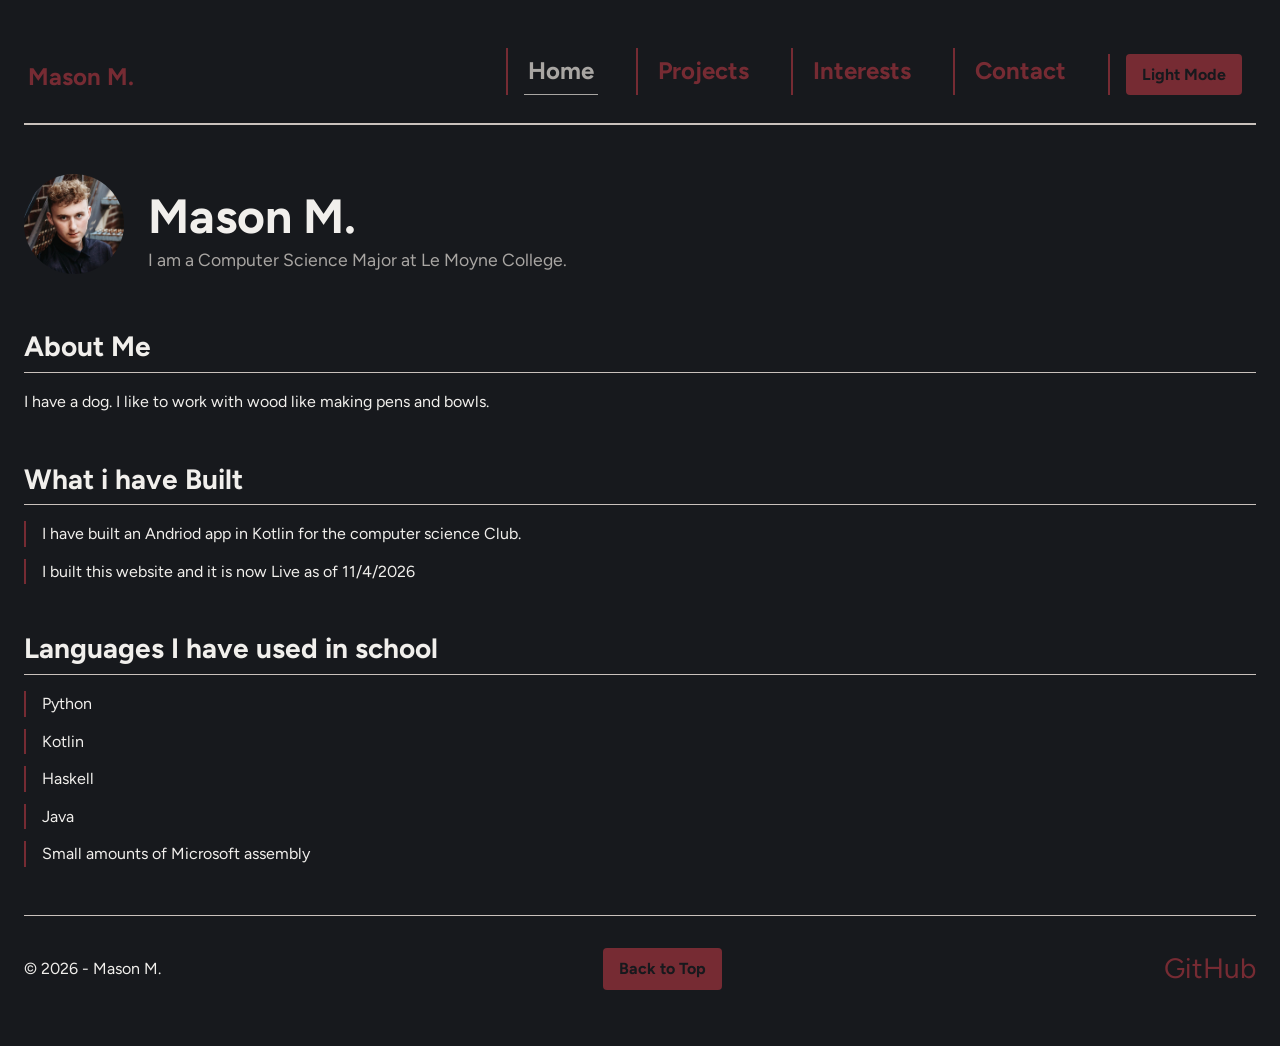
<file: index.html>
<!DOCTYPE html>
<html lang="en">

<head>
    <meta charset="UTF-8">
    <meta name="viewport" content="width=device-width, initial-scale=1.0">
    <title>Mason M.</title>
    <!-- Class 12: Step 1 - a typeface i choose -->
    <link rel="preconnect" href="https://fonts.googleapis.com">
    <link rel="preconnect" href="https://fonts.gstatic.com" crossorigin>
    <link href="https://fonts.googleapis.com/css2?family=Figtree:wght@400;700&display=swap" rel="stylesheet">
    <link rel="stylesheet" href="styles.css">
    <!-- Class 15: Step 1 - My third file -->
    <script src="script.js" defer></script>
</head>

<body>
    <!-- Class 12 : step 2 : Navigation-->
    <nav>
        <!-- Lab 13 : Task 5 - name link-->
        <a href="index.html">Mason M.</a>
        <ul>
            <!-- Lab 13 : Task 1 - Adding current to links to -->
            <li><a href="index.html" class="current">Home</a></li>
            <li><a href="projects.html">Projects</a></li>
            <li><a href="interests.html">Interests</a></li>
            <!-- Lab 13 : Task 3 - Adding page 3 nav-->
            <li><a href="contact.html">Contact</a></li>
            <!-- Class 15 : Step 3 - A Theme Button -->
            <li><button id="theme-toggle" type="button">Light Mode</button></li>
        </ul>
    </nav>
    <!-- Class 11 - Step 2: the page -->
    <header>
        <!-- Class 12 : Step 3 - an image -->
        <img src="images/me.jpg" alt="Portrait of Mason M." class="portrait">
        <!-- Lab 12 : Task 1 - group the text so it stacks beside the photo -->
        <div>
            <h1>Mason M.</h1>
            <p>I am a Computer Science Major at Le Moyne College.</p>
        </div>
    </header>

    <main>
        <section>
            <h2>About Me</h2>
            <p>I have a dog. I like to work with wood like making pens and bowls.</p>
        </section>

        <section>
            <h2>What i have Built</h2>
            <ul>
                <li>I have built an Andriod app in Kotlin for the computer science Club.</li>
                <!-- Lab 17 : Task 3 - something i can see -->
                <li>I built this website and it is now Live as of 11/4/2026</li>
            </ul>
        </section>
        <!-- Lab 11 - Task 2 - make a new section -->
        <section>
            <h2>Languages I have used in school</h2>
            <ul>
                <li>Python</li>
                <li>Kotlin</li>
                <li>Haskell</li>
                <li>Java</li>
                <li>Small amounts of Microsoft assembly</li>
            </ul>
        </section>
    </main>

    <footer>
        <!-- Lab 12 : Task 3 - two things in the footer -->
        <!-- Class 15 : Step 2 - The year written by Java Script -->
        <p> © <span id="year"></span> - Mason M.</p>
        <button id="Back-to-top" type="button">Back to Top</button>
        <!-- Lab 11 - Task 3 - a link off my page -->
        <a href="https://github.com/MasonMcManmon/csc441-web-mason.git" target="_blank" rel="noopener">GitHub</a>
    </footer>

</body>

</html>
</file>
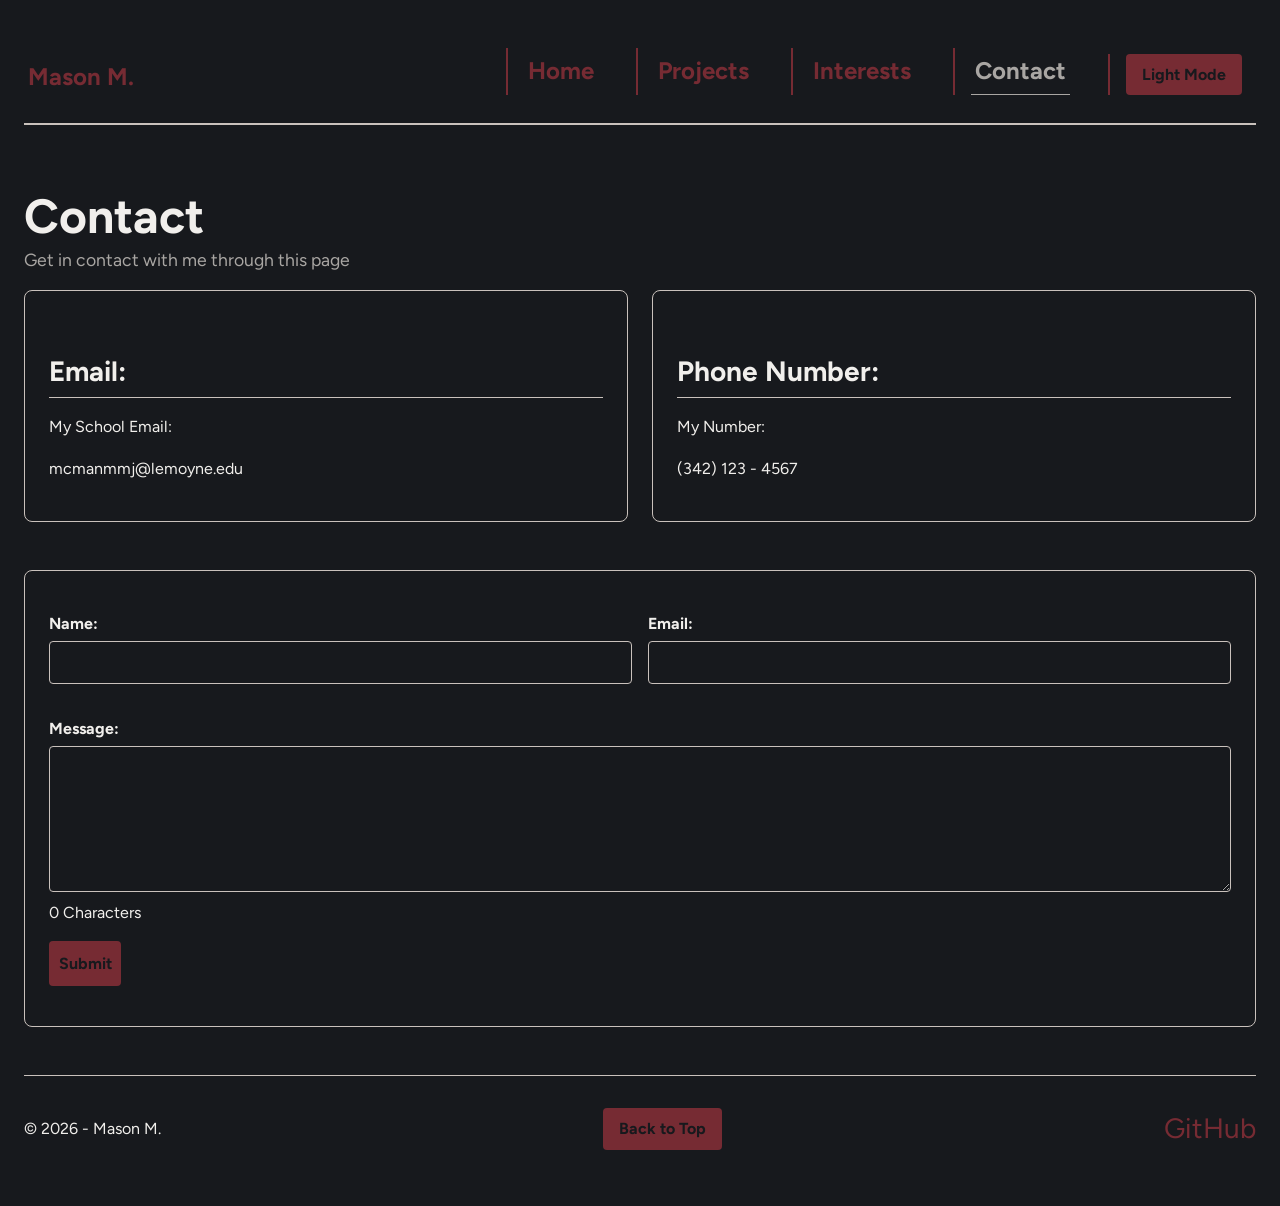
<file: contact.html>
<!DOCTYPE html>
<html lang="en">

<head>
    <meta charset="UTF-8">
    <meta name="viewport" content="width=device-width, initial-scale=1.0">
    <!-- Lab 13 : Task 2 - My Third Page -->
    <title>Contact - Mason M.</title>
    <!-- Class 12: Step 1 - a typeface i choose -->
    <link rel="preconnect" href="https://fonts.googleapis.com">
    <link rel="preconnect" href="https://fonts.gstatic.com" crossorigin>
    <link href="https://fonts.googleapis.com/css2?family=Figtree:wght@400;700&display=swap" rel="stylesheet">
    <link rel="stylesheet" href="styles.css">
    <!-- Lab 15: Task 1 - My third file -->
    <script src="script.js" defer></script>
</head>

<body>
    <!-- Class 12 : step 2 : Navigation-->
    <nav>
        <!-- Lab 13 : Task 5 - name link-->
        <a href="index.html">Mason M.</a>
        <ul>
            <li><a href="index.html">Home</a></li>
            <li><a href="projects.html">Projects</a></li>
            <li><a href="interests.html">Interests</a></li>
            <!-- Lab 13 : Task 3 - Adding page 3 nav-->
            <li><a href="contact.html" class="current">Contact</a></li>
            <!-- Lab 15: Task 1 - My third file -->
            <li><button id="theme-toggle" type="button">Light Mode</button></li>
        </ul>
    </nav>
    <!-- Class 11 - Step 2: the page -->
    <header>
        <!-- Class 12 : Step 3 - an image -->
        <!-- <img src="images/me.jpg" alt="Portrait of Mason M." class="portrait"> -->
        <!-- Lab 12 : Task 1 - group the text so it stacks beside the photo -->
        <div>
            <h1>Contact</h1>
            <p>Get in contact with me through this page</p>
        </div>
    </header>

    <main>
        <!-- Lab 14 : Task 2 - cards on my contact page-->
        <div class="cards">
            <section class="card">
                <h2>Email: </h2>
                <p>My School Email: </p>
                <p>mcmanmmj@lemoyne.edu</p>
            </section>
            <section class="card">
                <h2>Phone Number:</h2>
                <p>My Number: </p>
                <p>(342) 123 - 4567</p>
            </section>
        </div>
        <section class="card">

            <!-- Class 16 : Step 2 - a form -->
            <!-- Class 18 : Step 1 - let netlify hand the form -->
            <form id="Contact-Form" name="contact" method="POST" data-netlify="true" netlify-honeypot="bot-field" action="/thanks.html">
                <p class="hidden-field">
                    <lable>Leave this empty: <input name="bot-field" type="text"></lable>
                </p>
                <div class="form-row">
                    <p>
                        <label for="Name">Name: </label>
                        <input id="Name" name="Name" type="text">
                    </p>
                    <p>
                        <label for="Email">Email: </label>
                        <input id="Email" name="Email" type="email">
                    </p>
                </div>
                <p>
                    <label for="Message">Message: </label>
                    <textarea id="Message" name="Message" rows="5"></textarea>
                    <span id="Char-Count"> 0 Characters</span>
                </p>
                <button type="submit">Submit</button>
            </form>

            <p id="Form-Status" role="status"></p>
        </section>
    </main>

    <footer>
        <!-- Lab 12 : Task 3 - two things in the footer -->
        <!-- Lab 15: Task 1 - My third file -->
        <p> © <span id="year"></span> - Mason M.</p>
        <button id="Back-to-top" type="button">Back to Top</button>
        <!-- Lab 11 - Task 3 - a link off my page -->
        <a href="https://github.com/MasonMcManmon/csc441-web-mason.git" target="_blank" rel="noopener">GitHub</a>
    </footer>

</body>

</html>
</file>
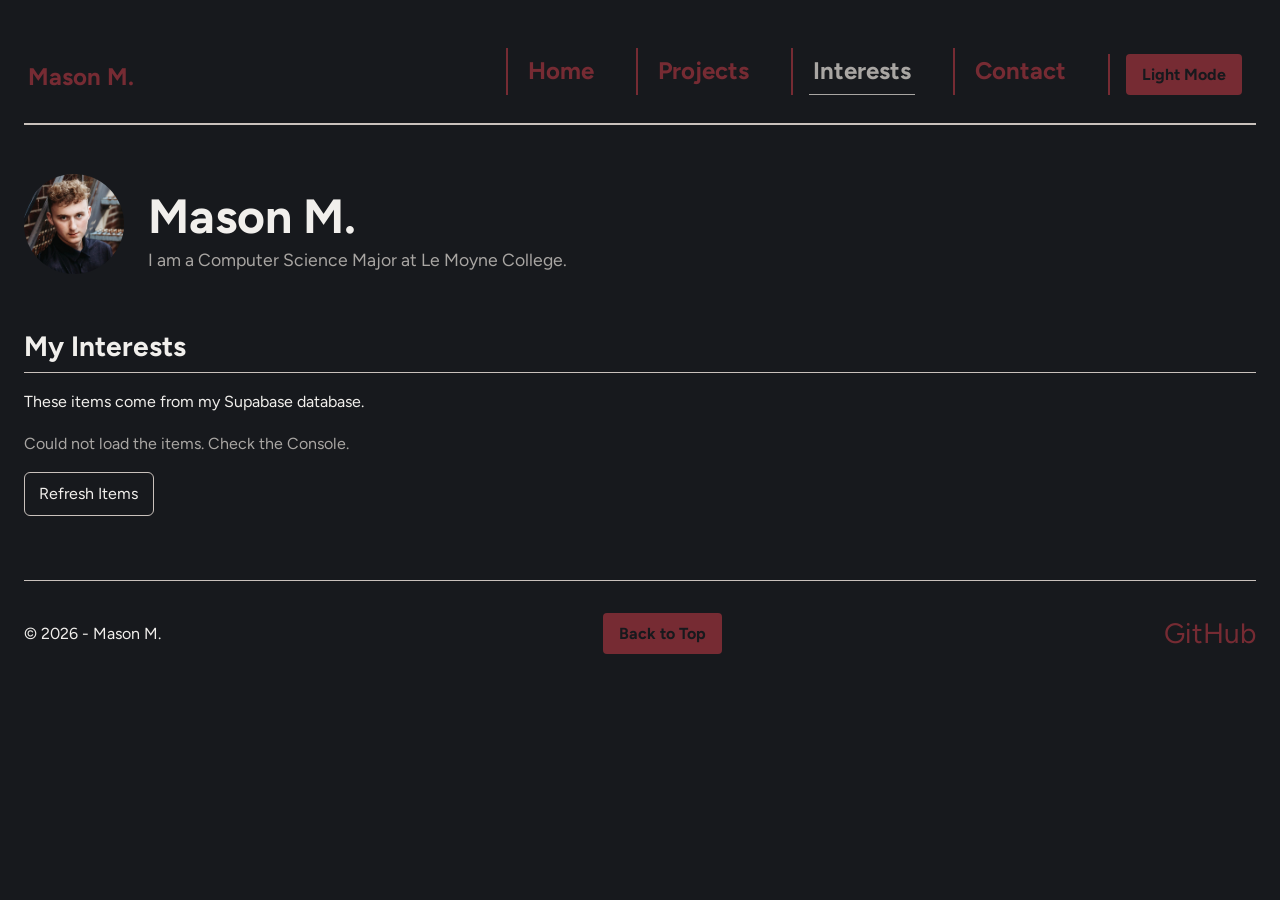
<file: interests.html>
<!DOCTYPE html>
<html lang="en">

<head>
    <meta charset="UTF-8">
    <meta name="viewport" content="width=device-width, initial-scale=1.0">
    <title>Interests -Mason M.</title>
    <!-- Class 12: Step 1 - a typeface i choose -->
    <link rel="preconnect" href="https://fonts.googleapis.com">
    <link rel="preconnect" href="https://fonts.gstatic.com" crossorigin>
    <link href="https://fonts.googleapis.com/css2?family=Figtree:wght@400;700&display=swap" rel="stylesheet">
    <link rel="stylesheet" href="styles.css">
    <!-- Class 15: Step 1 - My third file -->
    <script src="script.js" defer></script>
    <!-- Class 20 : Step 2 - API connection, then API page -->
    <script src="config.js" defer></script>
    <script src="interests.js" defer></script>
</head>

<body>
    <!-- Class 12 : step 2 : Navigation-->
    <nav>
        <!-- Lab 13 : Task 5 - name link-->
        <a href="index.html">Mason M.</a>
        <ul>
            <!-- Lab 13 : Task 1 - Adding current to links to -->
            <li><a href="index.html">Home</a></li>
            <li><a href="projects.html">Projects</a></li>
            <li><a href="interests.html" class="current">Interests</a></li>
            <!-- Lab 13 : Task 3 - Adding page 3 nav-->
            <li><a href="contact.html">Contact</a></li>
            <!-- Class 15 : Step 3 - A Theme Button -->
            <li><button id="theme-toggle" type="button">Light Mode</button></li>
        </ul>
    </nav>
    <!-- Class 11 - Step 2: the page -->
    <header>
        <!-- Class 12 : Step 3 - an image -->
        <img src="images/me.jpg" alt="Portrait of Mason M." class="portrait">
        <!-- Lab 12 : Task 1 - group the text so it stacks beside the photo -->
        <div>
            <h1>Mason M.</h1>
            <p>I am a Computer Science Major at Le Moyne College.</p>
        </div>
    </header>

    <main>
        <!-- Class 10 : Step 1 - add inside the existing <main> on interests,html -->
        <section class="interest-section">
            <h2>My Interests</h2>
            <p> These items come from my Supabase database.</p>
            <p id="showcase-status" role="status">Waiting to load... </p>
            <p id="showcase-count"></p>
            <!-- Lab 20 : Task 2 - ask the API again -->
            <button id="showcase-refresh" type="button">Refresh Items</button>
            <p> </p>
            <div id="showcase-grid" class="showcase-grid"></div>
        </section>
    </main>

    <footer>
        <!-- Lab 12 : Task 3 - two things in the footer -->
        <!-- Class 15 : Step 2 - The year written by Java Script -->
        <p> © <span id="year"></span> - Mason M.</p>
        <button id="Back-to-top" type="button">Back to Top</button>
        <!-- Lab 11 - Task 3 - a link off my page -->
        <a href="https://github.com/MasonMcManmon/csc441-web-mason.git" target="_blank" rel="noopener">GitHub</a>
    </footer>

</body>

</html>
</file>
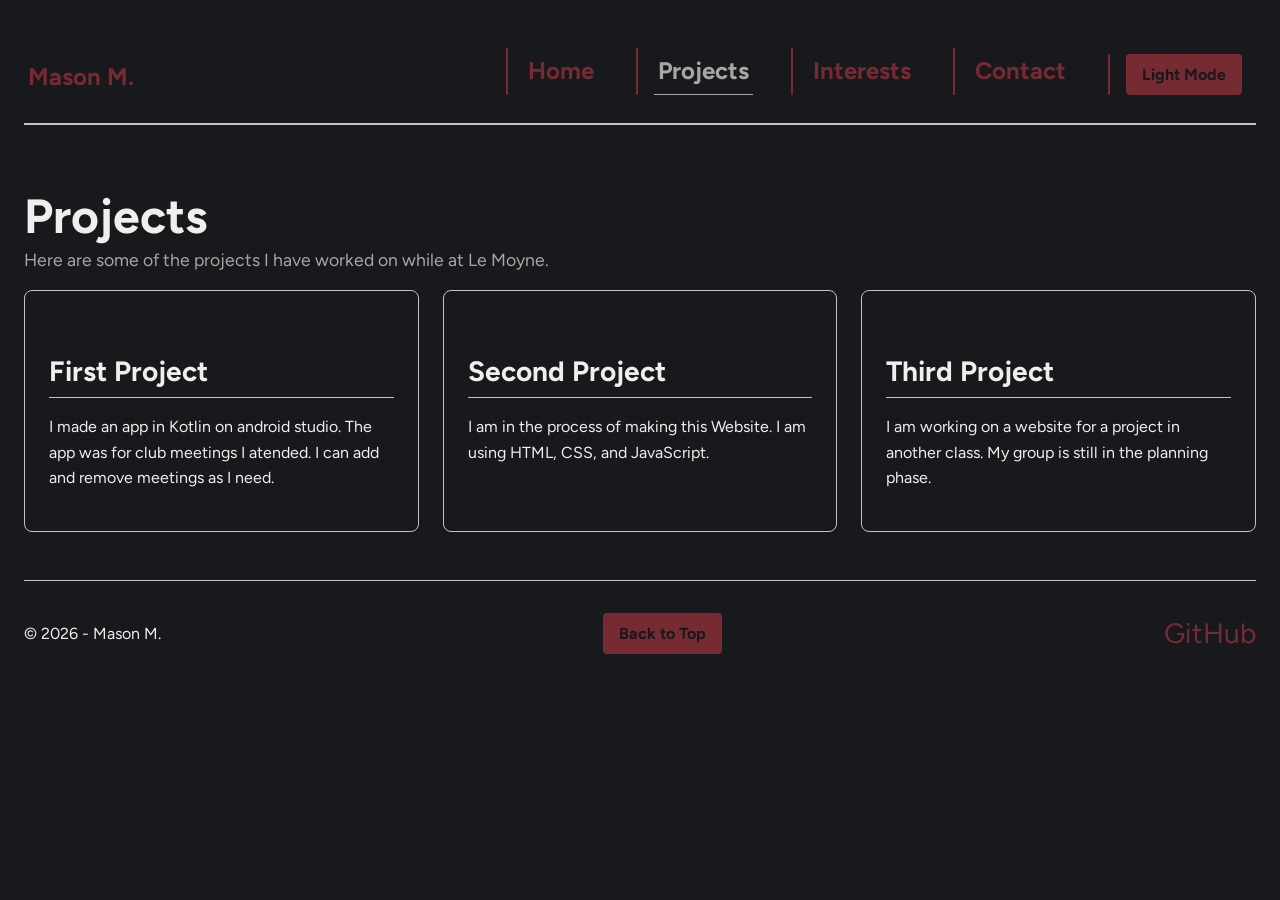
<file: projects.html>
<!DOCTYPE html>
<html lang="en">

<head>
    <meta charset="UTF-8">
    <meta name="viewport" content="width=device-width, initial-scale=1.0">
    <!-- Class 13: + step 1 my second page -->
    <title>Projects - Mason M.</title>
    <!-- Class 12: Step 1 - a typeface i choose -->
    <link rel="preconnect" href="https://fonts.googleapis.com">
    <link rel="preconnect" href="https://fonts.gstatic.com" crossorigin>
    <link href="https://fonts.googleapis.com/css2?family=Figtree:wght@400;700&display=swap" rel="stylesheet">
    <link rel="stylesheet" href="styles.css">
    <!-- Lab 15: Task 1 - My third file -->
    <script src="script.js" defer></script>
</head>

<body>
    <!-- Class 12 : step 2 : Navigation-->
    <nav>
        <!-- Lab 13 : Task 5 - name link-->
        <a href="index.html">Mason M.</a>
        <ul>
            <li><a href="index.html">Home</a></li>
            <!-- Lab 13 : Task 1 - Adding current to links-->
            <li><a href="projects.html" class="current">Projects</a></li>
            <li><a href="interests.html">Interests</a></li>
            <!-- Lab 13 : Task 3 - Adding page 3 nav-->
            <li><a href="contact.html">Contact</a></li>
            <!-- Lab 15: Task 1 - My third file -->
            <li><button id="theme-toggle" type="button">Light Mode</button></li>
        </ul>
    </nav>
    <!-- Class 11 - Step 2: the page -->
    <header>
        <!-- Class 12 : Step 3 - an image -->
        <!-- <img src="images/me.jpg" alt="Portrait of Mason M." class="portrait"> -->
        <!-- Lab 12 : Task 1 - group the text so it stacks beside the photo -->
        <div>
            <h1>Projects</h1>
            <p>Here are some of the projects I have worked on while at Le Moyne.</p>
        </div>
    </header>

    <main>
        <!-- Class 14 : Task 1 - A row of cards -->
        <div class="cards">
            <section class="card">
                <h2>First Project</h2>
                <p>I made an app in Kotlin on android studio. The app was for club meetings I atended. I can add and
                    remove meetings as I need.</p>
            </section>
            <section class="card">
                <h2>Second Project</h2>
                <p>I am in the process of making this Website. I am using HTML, CSS, and JavaScript.</p>
            </section>
            <section class="card">
                <h2>Third Project</h2>
                <p>I am working on a website for a project in another class. My group is still in the planning phase.
                </p>
            </section>
        </div>
    </main>

    <footer>
        <!-- Lab 12 : Task 3 - two things in the footer -->
        <!-- Lab 15: Task 1 - My third file -->
        <p> © <span id="year"></span> - Mason M.</p>
        <button id="Back-to-top" type="button">Back to Top</button>
        <!-- Lab 11 - Task 3 - a link off my page -->
        <a href="https://github.com/MasonMcManmon/csc441-web-mason.git" target="_blank" rel="noopener">GitHub</a>

    </footer>

</body>

</html>
</file>
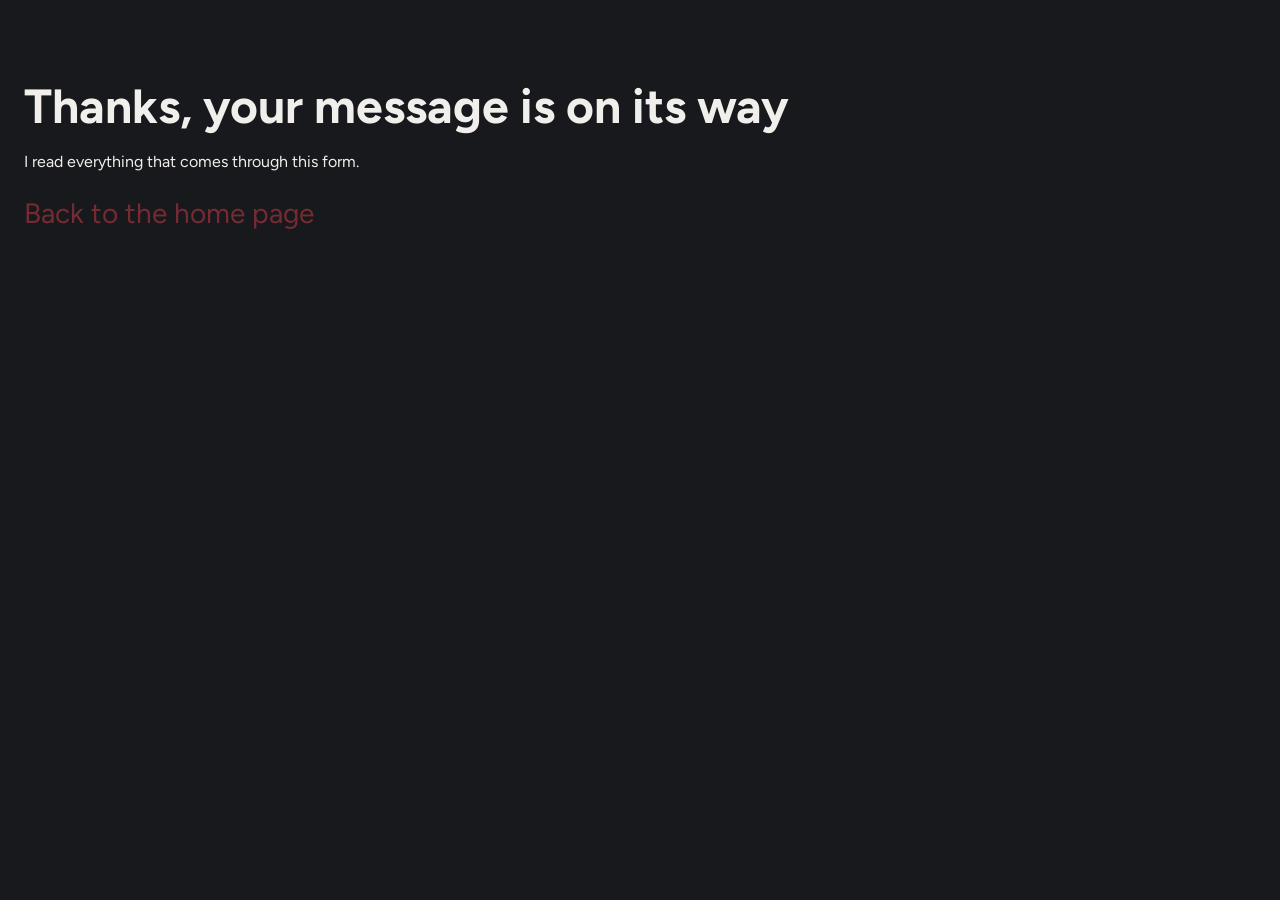
<file: thanks.html>
<!DOCTYPE html>
<html lang="en">

<head>
    <meta charset="UTF-8">
    <meta name="viewport" content="width=device-width, initial-scale=1.0">
    <title>Thank you!</title>
    <!-- Class 12: Step 1 - a typeface i choose -->
    <link rel="preconnect" href="https://fonts.googleapis.com">
    <link rel="preconnect" href="https://fonts.gstatic.com" crossorigin>
    <link href="https://fonts.googleapis.com/css2?family=Figtree:wght@400;700&display=swap" rel="stylesheet">
    <link rel="stylesheet" href="/styles.css">
    <!-- Class 15: Step 1 - My third file -->
    <script src="script.js" defer></script>
</head>

<body>


    <main>
        <!-- Lab 18 : Task 2 - Where the from lands -->
        <h1>Thanks, your message is on its way</h1>
        <p>I read everything that comes through this form.</p>
        <p><a href="/index.html">Back to the home page</a></p>
    </main>


</body>

</html>
</file>
<file: styles.css>
/* Class 16 : Step 3 - padding count inside width not on top of  */
* {
    box-sizing: border-box;
}

/* Class 11 - Step 4: Basics */

:root {
    --text: #F1EFEC;
    --text-muted: #A9A6A3;
    --accent: #762B33;
    --background: #17191D;
    --border: #C9C1BC;
    --error: lightsalmon;
}
head {
    width: 100%;
}

body {
    font-family: "Figtree", system-ui, -apple-system, "Segoe UI", sans-serif;
    color: var(--text);
    background: var(--background);
    line-height: 1.6;
    max-width: 90rem;
    margin: 0 auto;
    padding: 3rem 1.5rem;
}

h1 { 
    font-size: 3.0rem;   /* Class 12: Step 2 - my own scale */
    line-height: 1.1;
    margin-bottom: 0.25rem; 
}

header p { color: var(--text-muted); font-size: 1.1rem; margin-top: 0;}

header {
    /* Lab 12 : Task 4 - let the header stack when there isnt room */
    flex-wrap: wrap;
    display: flex;
    align-items: center;
    gap: 1.5rem;
}

h2 {
    font-size: 1.75rem;
    line-height: 1.2;
    margin-top: 2.5rem;
    border-bottom: 1px solid var(--border);
    padding-bottom: 0.5rem;
    margin-bottom: 1rem;
}

p {
    font-size: 1rem;
    margin-bottom: 1rem;
}

/* Lab 12 : Task 3 - Footer */
/* Lab 14 : Task 4 - footer stacks on narrow screens */
footer { 
    display: flex;
    flex-direction: column;
    gap: 0.5rem;
    align-items: center;
    border-top: 1px solid var(--border);
    padding-top: 1.5rem;
}
/* Lab 14 : Task 4 - footer stacks on narrow screens */
@media (min-width: 48rem) {
    footer {
        flex-direction: row;
        justify-content: space-between;
    }
}

/* Lab 11 - Task 4 - Links */

a {
    color: var(--accent);
    text-decoration: none;
    border-bottom: 1px solid transparent;
    font-size: 1.75rem;
}

a:hover { 
    border-bottom-color: var(--accent);
}

.portrait {
    width: 100px;
    height: 100px;
    object-fit: cover;
    border-radius: 50px;
}

section {
    margin-bottom: 3rem;
}

/* Lab 12 : Task 3 - list without bullets*/
ul {
    list-style: none;
    padding-left: 0;
}

li {
    margin-bottom: 0.75rem;
    padding-left: 1rem;
    border-left: 2px solid var(--accent);
    border-right: 14px solid transparent;
}

/* Class 13 : Step 3 : The nav bar */
/* Lab 13 : Step 4 - separate the var from the header*/
nav {
    display: flex;
    justify-content: space-between;
    align-items: center;
    flex-wrap: wrap;
    gap: 1rem;
    font-weight: 700;
    padding-bottom: 1rem;
    border-bottom: 2px solid var(--border);
    margin-bottom: 2rem;
}


nav a:hover {
    border-bottom-color: var(--accent);

}

/* Lab 13 : Task 1 - Current color style */
nav a.current {
    border-bottom-color: var(--text-muted);
    color: var(--text-muted)
}
/* Lab 13 : Task 5 - On my own */
nav a:focus-visible {
    outline: 2px solid var (--accent); 
}
/* Lab 13 : Task 5 - On my own */
/*Lab 14 : Task 1 - The nav stacks on narrow screens */
nav ul {
    display: flex;
    flex-wrap: wrap;
    justify-content: flex-end;
    flex-direction: column; 
    align-items: flex-end; 
    gap: 0.75rem;
    List-style: none;
    padding: 0;
    margin: 0;
}

nav a {
    display: inline-block;
    font-size: 1.5rem;
    padding: 0.25rem;
}
/*Lab 14 : Task 1 - The nav stacks on narrow screens */
@media (min-width: 48rem) {
    nav ul {
        flex-direction: row;
        gap: 1.5rem;
    }
}

/* Class 14 : Task 2 - the cards go in a row*/
.cards {
    display: flex;
    /* Lab 14 : Task 6 - Allow wrapping */
    flex-wrap: wrap;
    /* Class 14 : Task 3 - stack by default */
    flex-direction: column;
    gap: 1.5rem;
}

.card {
    flex: 1;
    padding: 1.5rem;
    border: 1px solid var(--border);
    border-radius: 8px;
}
/* Class 14 : Step 3 - a row when there's room*/
@media (min-width: 48rem) {
    .cards {
        flex-direction: row;
        gap: 1.5rem;
    }
}

/* Lab 14 : Task 5 - Fixed Image size */
img {
    max-width: 100%;
    height: auto;
}

body.Light {
    --text: #292629;
    --text-muted: #706B6D;
    --accent: #592027;
    --background: #F5F2EF;
    --border: #292B30;
    --error: crimson;
}

button {
    font: inherit;
    font-weight: 700;
    background-color: var(--accent);
    color: var(--background);
    border: none;
    padding: 0.5rem 1rem;
    border-radius: 4px;
    cursor: pointer;
}

/* Class 16 : Step 3 - the form */

form label {
    display: block;
    font-weight: 700;
    margin-bottom: 0.25rem;
}

form input, form textarea {
    font: inherit;
    width: 100%;
    padding: 0.5rem;
    border: 1px solid var(--border);
    scroll-padding-block-start: 5px;
    border-radius: 4px;
    background-color: var(--background);
    color: var(--text);
}

form input:focus, form textarea:focus {
    outline: 2px solid var(--accent);
    outline-offset: 2px;
}

form button {
    font: inherit;
    font-weight: 700;
    color: var(--background);
    background-color: var(--accent);
    border: none;
    border-radius: 4px;
    min-height: 44px;
    padding: 0.6rem;
    cursor: pointer;
}

#form-status {
    font-weight: 700;
    color: var(red)
}

#Contact-Form .form-row {
    display: flex;
    flex-direction: row;
    gap: 1rem;
}

#Contact-Form .form-row p {
    flex: 1;
    min-width: 0;
}

/* Lab 16 : Task 1 - The error state */
#Form-Status.error {
    color: var(--error);
}

/* Class 18 : Task 2 - the honeypot hidden from the people */
.hidden-field {
    display: none;
}

/* Class 20 · Step 5: cards use your existing theme variables */ 
.interests-section { max-width: 1000px; margin: 2rem auto; padding: 1rem; } 
.showcase-grid { 
    display: grid; 
    grid-template-columns: repeat(auto-fit, minmax(min(100%, 250px), 1fr)); 
    gap: 1rem; 
} 

.showcase-card { 
    padding: 1rem; 
    border: 1px solid var(--border, lightgray); 
    background: var(--background, white); 
    color: var(--text, black); 
    border-radius: 12px; 
} 
.showcase-card h3 { margin: 0 0 .4rem; } 

.showcase-card small { color: var(--accent, royalblue); font-weight: 700; } 

.showcase-card p { line-height: 1.5; } 

#showcase-status { color: var(--text-muted, dimgray); } 

/* Lab 20 · Task 3: pictures and card spacing */
.showcase-card { overflow: hidden; padding: 0; }

.showcase-photo { display: block; width: 100%; aspect-ratio: 16 / 10; object-fit: cover; }

.showcase-body { padding: 1rem; }

#showcase-refresh { font: inherit; padding: .5rem .9rem; border-radius: 6px;
cursor: pointer; border: 1px solid var(--border, lightgray);
color: var(--text, black); background: var(--background, white); }

#showcase-refresh:focus-visible { outline: 2px solid var(--accent, royalblue); }
</file>
